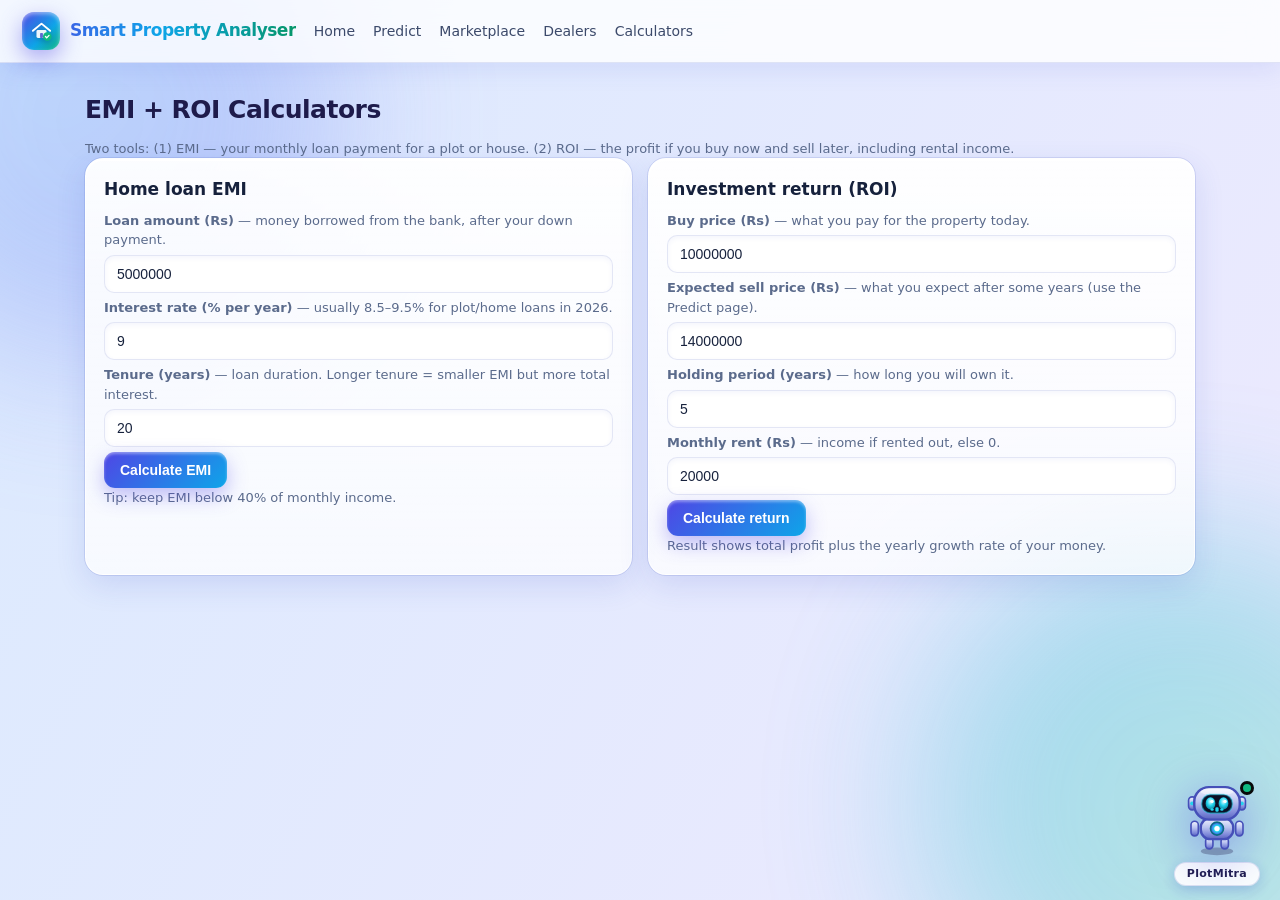
<file: calc.html>
<!DOCTYPE html><html><head><meta charset="UTF-8"><meta name="viewport" content="width=device-width,initial-scale=1">
<title>Calculators — Smart Property Analyser</title><link rel="stylesheet" href="styles.css?v=13"><link rel="stylesheet" href="widget.css?v=13"></head><body>
<nav><span class="brand"><span class="logo"><svg viewBox="0 0 32 32" fill="none"><path d="M4 15L16 5l12 10" stroke="#fff" stroke-width="2.6" stroke-linecap="round" stroke-linejoin="round"/><rect x="9" y="14" width="14" height="11" rx="2" fill="#fff" opacity=".92"/><rect x="14" y="18" width="4" height="7" rx="1" fill="#5e6ad2"/><circle cx="24" cy="23" r="6" fill="#10b981"/><path d="M21.5 23l1.8 1.8 3.2-3.4" stroke="#fff" stroke-width="1.8" stroke-linecap="round"/></svg></span>Smart Property Analyser</span><a href="index.html">Home</a><a href="predict.html">Predict</a><a href="market.html">Marketplace</a><a href="dealers.html">Dealers</a><a href="calc.html">Calculators</a></nav>
<div class="wrap"><h2>EMI + ROI Calculators</h2><p class="mut">Two tools: (1) EMI — your monthly loan payment for a plot or house. (2) ROI — the profit if you buy now and sell later, including rental income.</p>
<div class="grid g2">
<div class="card"><h3>Home loan EMI</h3>
<p class="mut"><b>Loan amount (Rs)</b> — money borrowed from the bank, after your down payment.</p><input id="eP" type="number" value="5000000">
<p class="mut"><b>Interest rate (% per year)</b> — usually 8.5–9.5% for plot/home loans in 2026.</p><input id="eR" type="number" value="9">
<p class="mut"><b>Tenure (years)</b> — loan duration. Longer tenure = smaller EMI but more total interest.</p><input id="eY" type="number" value="20">
<button onclick="emi()">Calculate EMI</button><p id="eOut"></p>
<p class="mut">Tip: keep EMI below 40% of monthly income.</p></div>
<div class="card"><h3>Investment return (ROI)</h3>
<p class="mut"><b>Buy price (Rs)</b> — what you pay for the property today.</p><input id="rBuy" type="number" value="10000000">
<p class="mut"><b>Expected sell price (Rs)</b> — what you expect after some years (use the Predict page).</p><input id="rSell" type="number" value="14000000">
<p class="mut"><b>Holding period (years)</b> — how long you will own it.</p><input id="rY" type="number" value="5">
<p class="mut"><b>Monthly rent (Rs)</b> — income if rented out, else 0.</p><input id="rRent" type="number" value="20000">
<button onclick="roi()">Calculate return</button><p id="rOut"></p>
<p class="mut">Result shows total profit plus the yearly growth rate of your money.</p></div></div></div>
<script src="data.js?v=13"></script><script src="app.js?v=13"></script><script src="widget.js?v=13"></script><script src="fx.js?v=13"></script></body></html>
</file>
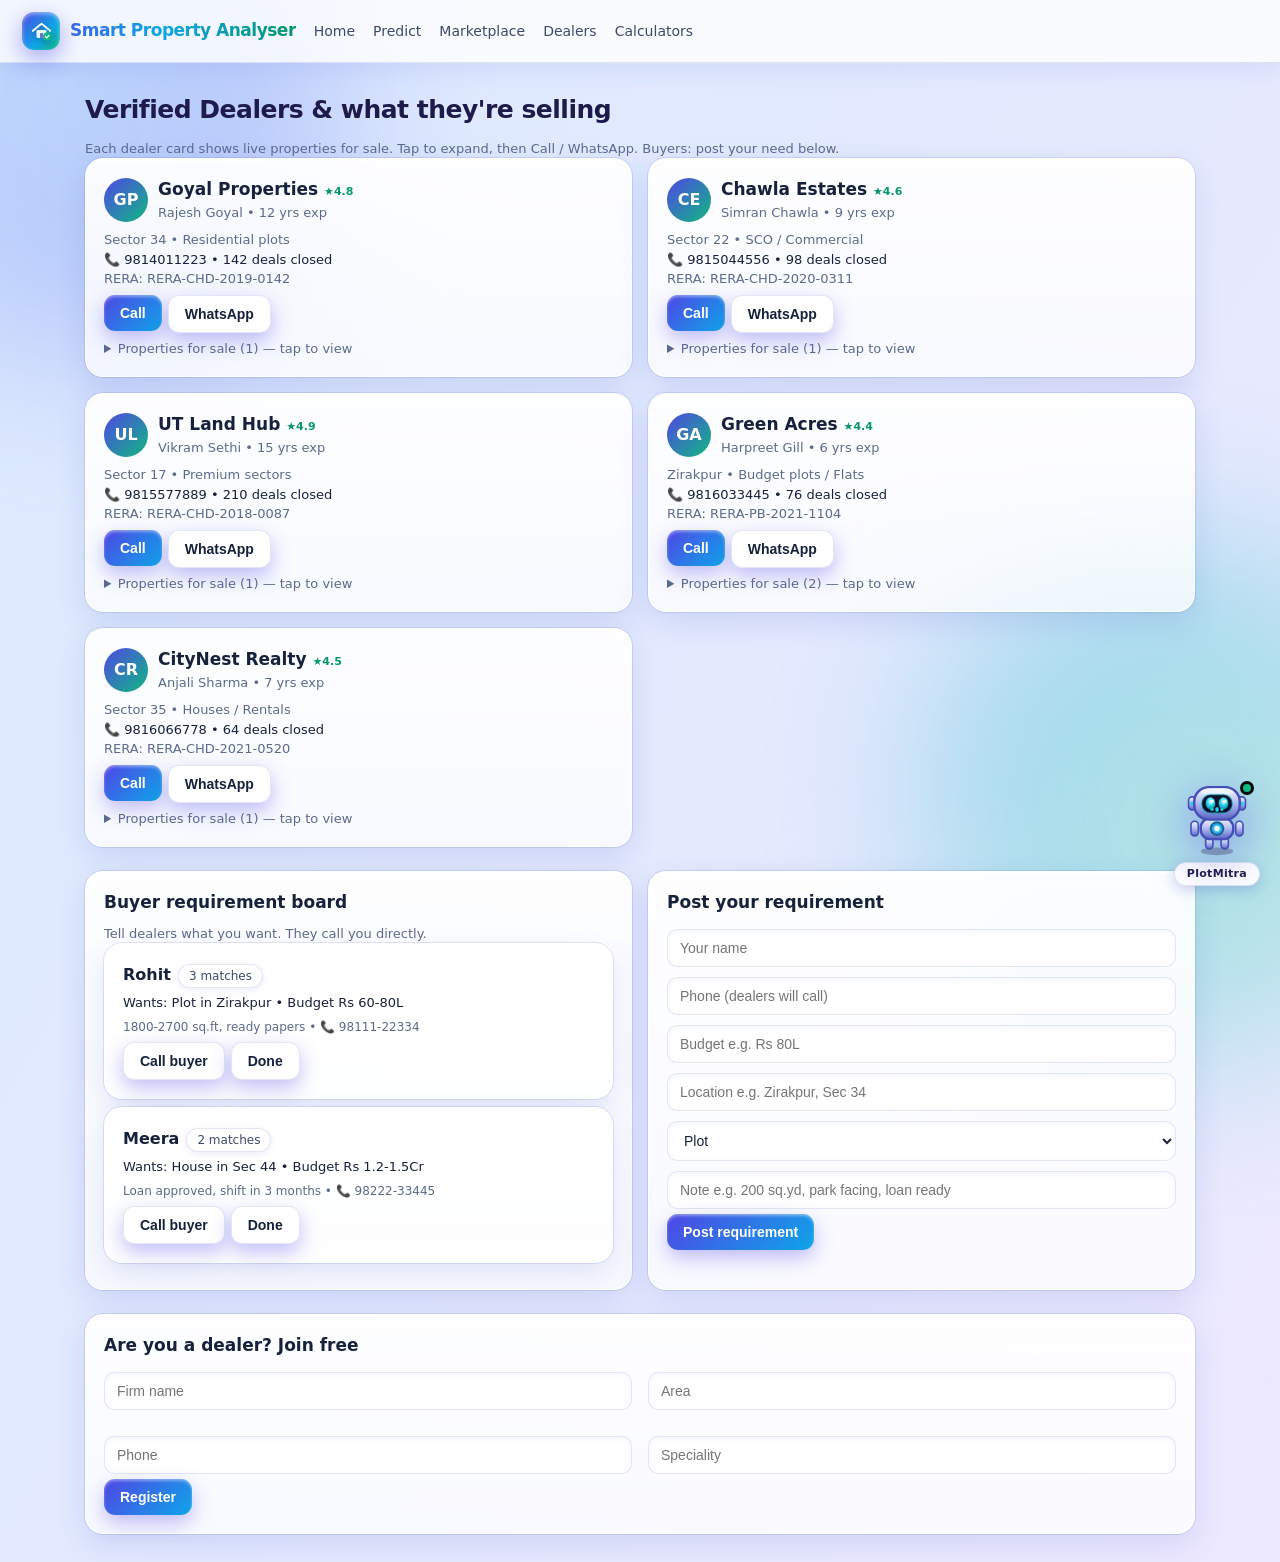
<file: dealers.html>
<!DOCTYPE html><html><head><meta charset="UTF-8"><meta name="viewport" content="width=device-width,initial-scale=1">
<title>Dealers — Smart Property Analyser</title><link rel="stylesheet" href="styles.css?v=13"><link rel="stylesheet" href="widget.css?v=13"></head><body>
<nav><span class="brand"><span class="logo"><svg viewBox="0 0 32 32" fill="none"><path d="M4 15L16 5l12 10" stroke="#fff" stroke-width="2.6" stroke-linecap="round" stroke-linejoin="round"/><rect x="9" y="14" width="14" height="11" rx="2" fill="#fff" opacity=".92"/><rect x="14" y="18" width="4" height="7" rx="1" fill="#5e6ad2"/><circle cx="24" cy="23" r="6" fill="#10b981"/><path d="M21.5 23l1.8 1.8 3.2-3.4" stroke="#fff" stroke-width="1.8" stroke-linecap="round"/></svg></span>Smart Property Analyser</span><a href="index.html">Home</a><a href="predict.html">Predict</a><a href="market.html">Marketplace</a><a href="dealers.html">Dealers</a><a href="calc.html">Calculators</a></nav>
<div class="wrap"><h2>Verified Dealers & what they're selling</h2><p class="mut">Each dealer card shows live properties for sale. Tap to expand, then Call / WhatsApp. Buyers: post your need below.</p>
<div id="dealers" class="grid g2"></div><br>
<div class="grid g2">
<div class="card"><h3>Buyer requirement board</h3><p class="mut">Tell dealers what you want. They call you directly.</p><div id="dems"></div></div>
<div class="card"><h3>Post your requirement</h3>
<input id="dN" placeholder="Your name"><input id="dP" placeholder="Phone (dealers will call)">
<input id="dB" placeholder="Budget e.g. Rs 80L"><input id="dL" placeholder="Location e.g. Zirakpur, Sec 34">
<select id="dT"><option>Plot</option><option>House</option><option>Flat</option><option>Commercial</option></select>
<input id="dNote" placeholder="Note e.g. 200 sq.yd, park facing, loan ready">
<button onclick="addDemand()">Post requirement</button></div></div><br>
<div class="card"><h3>Are you a dealer? Join free</h3><div class="grid g2">
<input id="dlN" placeholder="Firm name"><input id="dlA" placeholder="Area"><input id="dlP" placeholder="Phone"><input id="dlS" placeholder="Speciality"></div>
<button onclick="addDealer()">Register</button></div></div>
<script src="data.js?v=13"></script><script src="app.js?v=13"></script><script src="widget.js?v=13"></script><script src="fx.js?v=13"></script></body></html>
</file>
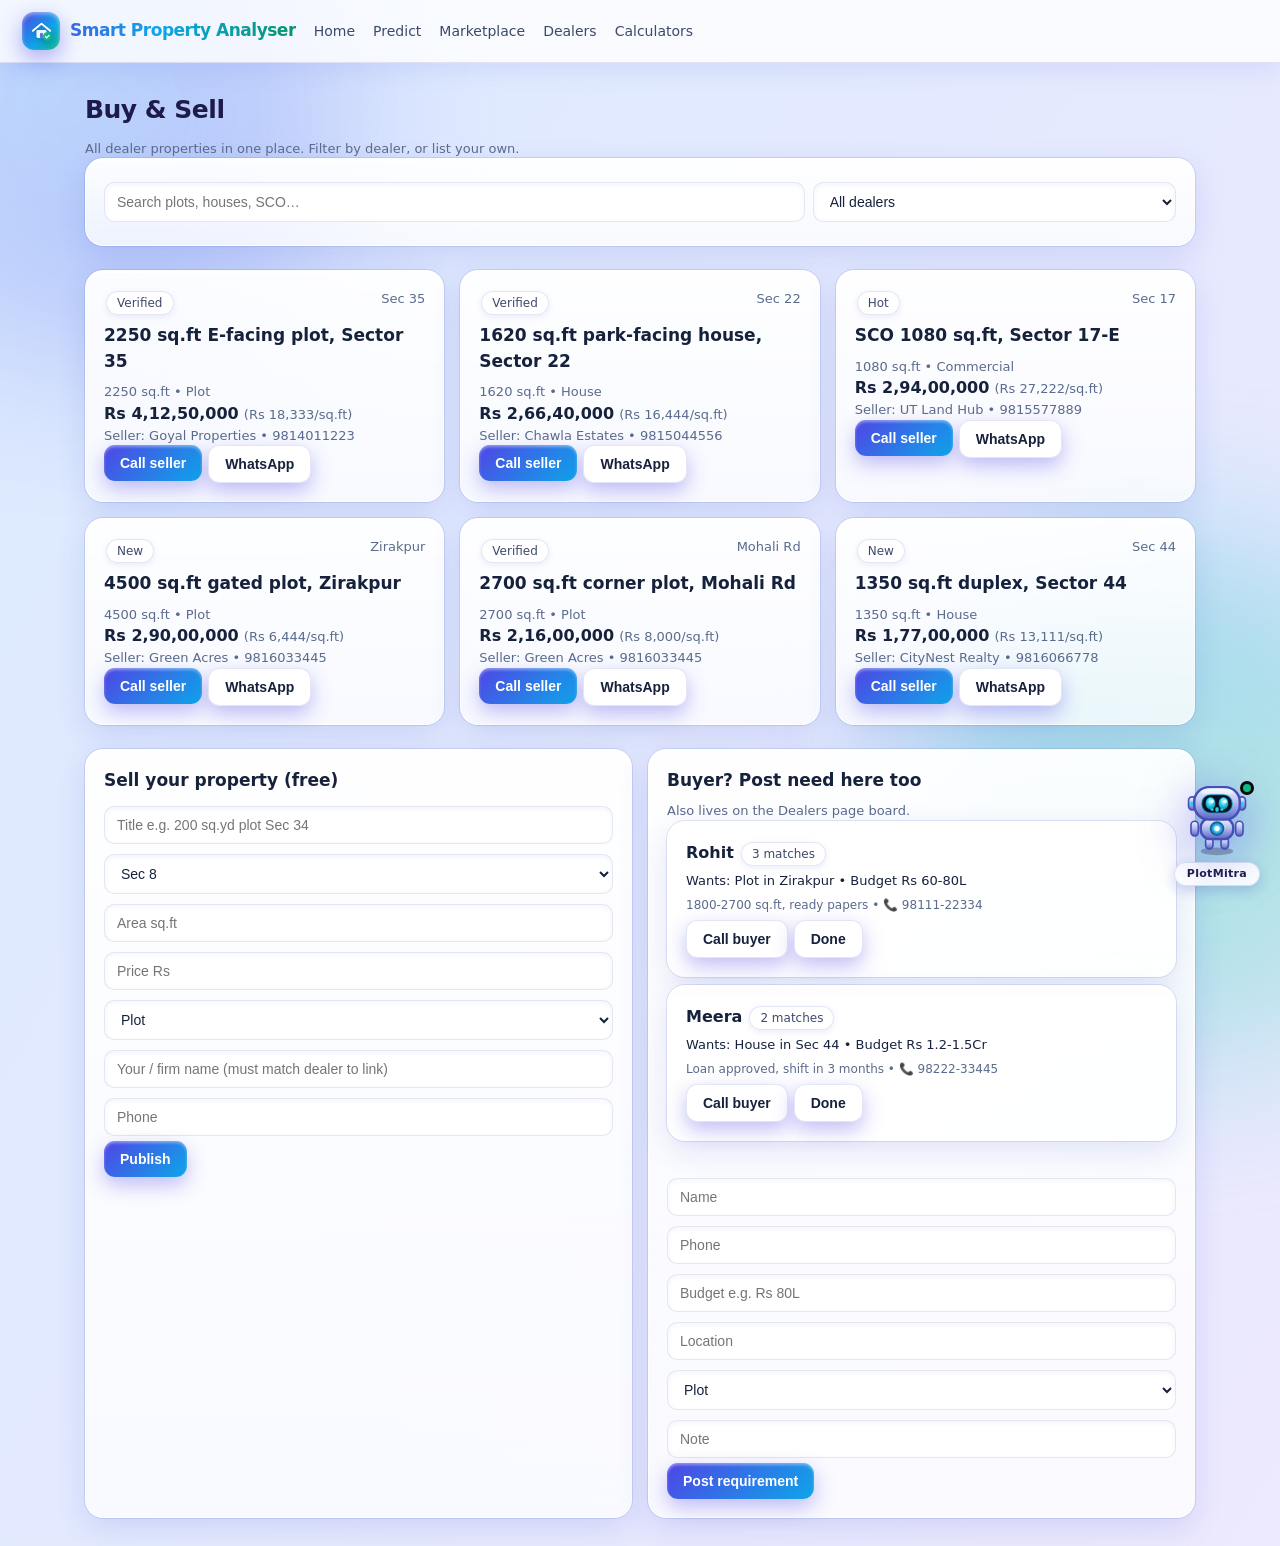
<file: market.html>
<!DOCTYPE html><html><head><meta charset="UTF-8"><meta name="viewport" content="width=device-width,initial-scale=1">
<title>Marketplace — Smart Property Analyser</title><link rel="stylesheet" href="styles.css?v=13"><link rel="stylesheet" href="widget.css?v=13"></head><body>
<nav><span class="brand"><span class="logo"><svg viewBox="0 0 32 32" fill="none"><path d="M4 15L16 5l12 10" stroke="#fff" stroke-width="2.6" stroke-linecap="round" stroke-linejoin="round"/><rect x="9" y="14" width="14" height="11" rx="2" fill="#fff" opacity=".92"/><rect x="14" y="18" width="4" height="7" rx="1" fill="#5e6ad2"/><circle cx="24" cy="23" r="6" fill="#10b981"/><path d="M21.5 23l1.8 1.8 3.2-3.4" stroke="#fff" stroke-width="1.8" stroke-linecap="round"/></svg></span>Smart Property Analyser</span><a href="index.html">Home</a><a href="predict.html">Predict</a><a href="market.html">Marketplace</a><a href="dealers.html">Dealers</a><a href="calc.html">Calculators</a></nav>
<div class="wrap"><h2>Buy & Sell</h2><p class="mut">All dealer properties in one place. Filter by dealer, or list your own.</p>
<div class="card" style="display:flex;gap:8px"><input id="q" placeholder="Search plots, houses, SCO…" style="flex:2"><select id="dFilter" onchange="renderListings()" style="flex:1"><option>All dealers</option></select></div><br><div id="lists" class="grid g3"></div><br>
<div class="grid g2"><div class="card"><h3>Sell your property (free)</h3>
<input id="lT" placeholder="Title e.g. 200 sq.yd plot Sec 34"><select id="lS"></select>
<input id="lA" type="number" placeholder="Area sq.ft"><input id="lP" type="number" placeholder="Price Rs">
<select id="lTy"><option>Plot</option><option>House</option><option>Flat</option><option>Commercial</option></select>
<input id="lBy" placeholder="Your / firm name (must match dealer to link)"><input id="lPh" placeholder="Phone"><button onclick="addListing()">Publish</button></div>
<div class="card"><h3>Buyer? Post need here too</h3><p class="mut">Also lives on the Dealers page board.</p><div id="dems"></div><br>
<input id="dN" placeholder="Name"><input id="dP" placeholder="Phone"><input id="dB" placeholder="Budget e.g. Rs 80L"><input id="dL" placeholder="Location">
<select id="dT"><option>Plot</option><option>House</option><option>Flat</option><option>Commercial</option></select>
<input id="dNote" placeholder="Note"><button onclick="addDemand()">Post requirement</button></div></div></div>
<script src="data.js?v=13"></script><script src="app.js?v=13"></script><script src="widget.js?v=13"></script><script src="fx.js?v=13"></script></body></html>
</file>
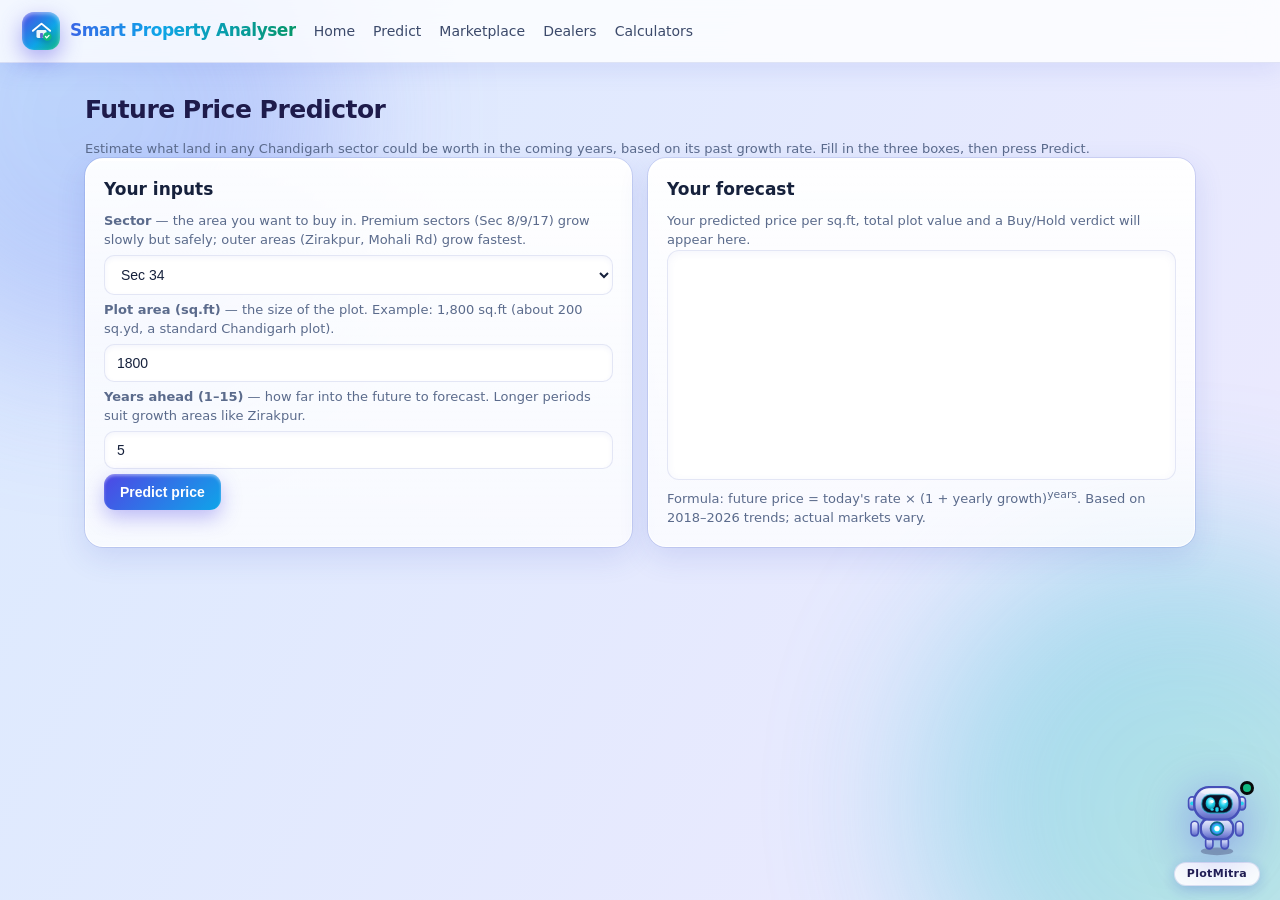
<file: predict.html>
<!DOCTYPE html><html><head><meta charset="UTF-8"><meta name="viewport" content="width=device-width,initial-scale=1">
<title>Predict — Smart Property Analyser</title><link rel="stylesheet" href="styles.css?v=13"><link rel="stylesheet" href="widget.css?v=13"></head><body>
<nav><span class="brand"><span class="logo"><svg viewBox="0 0 32 32" fill="none"><path d="M4 15L16 5l12 10" stroke="#fff" stroke-width="2.6" stroke-linecap="round" stroke-linejoin="round"/><rect x="9" y="14" width="14" height="11" rx="2" fill="#fff" opacity=".92"/><rect x="14" y="18" width="4" height="7" rx="1" fill="#5e6ad2"/><circle cx="24" cy="23" r="6" fill="#10b981"/><path d="M21.5 23l1.8 1.8 3.2-3.4" stroke="#fff" stroke-width="1.8" stroke-linecap="round"/></svg></span>Smart Property Analyser</span><a href="index.html">Home</a><a href="predict.html">Predict</a><a href="market.html">Marketplace</a><a href="dealers.html">Dealers</a><a href="calc.html">Calculators</a></nav>
<div class="wrap"><h2>Future Price Predictor</h2><p class="mut">Estimate what land in any Chandigarh sector could be worth in the coming years, based on its past growth rate. Fill in the three boxes, then press Predict.</p>
<div class="grid g2"><div class="card"><h3>Your inputs</h3>
<p class="mut"><b>Sector</b> — the area you want to buy in. Premium sectors (Sec 8/9/17) grow slowly but safely; outer areas (Zirakpur, Mohali Rd) grow fastest.</p><select id="pSec"></select>
<p class="mut"><b>Plot area (sq.ft)</b> — the size of the plot. Example: 1,800 sq.ft (about 200 sq.yd, a standard Chandigarh plot).</p><input id="pArea" type="number" value="1800" placeholder="Area in sq.ft, e.g. 1800">
<p class="mut"><b>Years ahead (1–15)</b> — how far into the future to forecast. Longer periods suit growth areas like Zirakpur.</p><input id="pYrs" type="number" value="5" placeholder="Years ahead, e.g. 5">
<button onclick="predict()">Predict price</button></div>
<div class="card"><h3>Your forecast</h3><div id="pOut" class="mut">Your predicted price per sq.ft, total plot value and a Buy/Hold verdict will appear here.</div><canvas id="proj"></canvas>
<p class="mut">Formula: future price = today's rate × (1 + yearly growth)<sup>years</sup>. Based on 2018–2026 trends; actual markets vary.</p></div></div></div>
<script src="data.js?v=13"></script><script src="app.js?v=13"></script><script src="widget.js?v=13"></script><script src="fx.js?v=13"></script></body></html>
</file>
<file: styles.css>
:root{--bg:#eef3ff;--panel:rgba(255,255,255,.82);--card:#ffffff;--line:rgba(60,80,180,.14);--txt:#16213c;--mut:#5b6b8c;--acc:#4f46e5;--ac2:#7c6cff;--grn:#059669}
*{box-sizing:border-box;margin:0;padding:0}
html{scroll-behavior:smooth}
body{font-family:Inter,system-ui,sans-serif;color:var(--txt);line-height:1.5;min-height:100vh;background:linear-gradient(120deg,#dbeafe,#ede9fe,#d1fae5,#e0f2fe);background-size:300% 300%;animation:bgShift 18s ease infinite}
@keyframes bgShift{0%,100%{background-position:0% 40%}50%{background-position:100% 60%}}
/* floating 3D blobs — soft UI-matched ambient */
body::before,body::after{content:"";position:fixed;border-radius:50%;filter:blur(80px);opacity:.38;z-index:0;pointer-events:none;animation:drift 16s ease-in-out infinite}
body::before{width:480px;height:480px;left:-140px;top:-120px;background:radial-gradient(circle at 35% 35%,#93c5fd,#6366f1)}
body::after{width:520px;height:520px;right:-160px;bottom:-160px;background:radial-gradient(circle at 60% 60%,#6ee7b7,#0ea5e9);animation-delay:-7s}
@keyframes drift{0%,100%{transform:translate(0,0) scale(1)}50%{transform:translate(60px,40px) scale(1.12)}}
nav,.wrap{position:relative;z-index:1}
/* logo + nav */
nav{position:sticky;top:0;background:rgba(255,255,255,.8);backdrop-filter:blur(14px);border-bottom:1px solid var(--line);display:flex;gap:18px;align-items:center;padding:12px 22px;z-index:9;box-shadow:0 6px 24px rgba(80,100,220,.12)}
nav a{color:#3c4a6b;text-decoration:none;font-size:14px;font-weight:500;transition:.25s}nav a:hover{color:var(--acc);transform:translateY(-2px)}
.brand{display:flex;align-items:center;gap:10px;font-weight:800;letter-spacing:-.5px;font-size:17px;background:linear-gradient(90deg,#4f46e5,#0ea5e9,#059669);-webkit-background-clip:text;background-clip:text;color:transparent}
.brand .logo{width:38px;height:38px;border-radius:12px;background:linear-gradient(135deg,#4f46e5,#0ea5e9 60%,#10b981);display:flex;align-items:center;justify-content:center;box-shadow:0 8px 22px rgba(79,70,229,.45),inset 0 2px 4px rgba(255,255,255,.5);animation:float 3.5s ease-in-out infinite}
.brand .logo svg{width:23px;height:23px;filter:drop-shadow(0 2px 3px rgba(0,0,0,.25))}
@keyframes float{0%,100%{transform:translateY(0) rotate(-4deg)}50%{transform:translateY(-5px) rotate(4deg)}}
/* hero */
.wrap{max-width:1150px;margin:auto;padding:28px 20px}
.hero h1{font-size:50px;letter-spacing:-1.5px;line-height:1.05;background:linear-gradient(90deg,#1e1b4b 10%,#4f46e5 55%,#059669);-webkit-background-clip:text;background-clip:text;color:transparent;animation:fadeUp .8s ease both;filter:drop-shadow(0 3px 10px rgba(79,70,229,.18))}
.hero p{color:var(--mut);margin:12px 0;font-weight:500}
.botHi{display:flex;align-items:center;gap:10px;background:linear-gradient(135deg,rgba(79,70,229,.12),rgba(5,150,105,.1));border:1px solid rgba(79,70,229,.3);border-radius:14px;padding:10px 14px;margin:12px 0;cursor:pointer;max-width:520px;transition:.25s}
.botHi:hover{transform:translateY(-2px);box-shadow:0 10px 30px rgba(79,70,229,.25)}
.botHiAva{width:44px;height:44px;display:flex;align-items:center;justify-content:center;flex:none;animation:float 3.5s ease-in-out infinite}
.botHiAva svg{width:42px;height:42px;filter:drop-shadow(0 6px 14px rgba(79,70,229,.45))}
.botHiTx{font-size:13px;color:var(--txt)}
.botHiGo{margin-left:auto;background:linear-gradient(135deg,#4f46e5,#7c6cff);color:#fff;font-weight:700;font-size:13px;padding:8px 14px;border-radius:9px;flex:none}
.heroBanner{border-radius:20px;overflow:hidden;border:1px solid #fff;outline:1px solid var(--line);margin:16px 0;position:relative;height:250px;box-shadow:0 24px 60px rgba(60,80,200,.22),inset 0 2px 0 #fff;transform:perspective(1200px) rotateX(2deg);transition:.4s}
.heroBanner:hover{transform:perspective(1200px) rotateX(0) scale(1.01);box-shadow:0 30px 70px rgba(79,70,229,.3),inset 0 2px 0 #fff}
.heroBanner img{width:100%;height:100%;object-fit:cover;transition:transform 6s ease}
.heroBanner:hover img{transform:scale(1.08)}
.heroBanner::after{content:"";position:absolute;inset:0;background:linear-gradient(180deg,rgba(79,70,229,.08),transparent 35%,rgba(5,150,105,.12));pointer-events:none}
.heroBanner .cap{position:absolute;left:16px;bottom:12px;background:rgba(255,255,255,.85);backdrop-filter:blur(8px);color:#1e1b4b;padding:8px 14px;border-radius:10px;border:1px solid #fff;outline:1px solid var(--line);font-size:13px;font-weight:600;box-shadow:0 8px 20px rgba(60,80,200,.18);z-index:1}
@keyframes fadeUp{from{opacity:0;transform:translateY(18px)}to{opacity:1;transform:none}}
/* cards — bright 3D */
.grid{display:grid;gap:16px}.g2{grid-template-columns:1fr 1fr}.g3{grid-template-columns:repeat(3,1fr)}.g4{grid-template-columns:repeat(4,1fr)}
@media(max-width:800px){.g2,.g3,.g4{grid-template-columns:1fr}.hero h1{font-size:33px}}
.card{background:linear-gradient(180deg,rgba(255,255,255,.95),rgba(255,255,255,.75));border:1px solid rgba(255,255,255,.8);outline:1px solid var(--line);border-radius:18px;padding:18px;transition:transform .25s,box-shadow .25s;box-shadow:0 10px 30px rgba(60,80,200,.14),inset 0 2px 0 #fff;animation:fadeUp .6s ease both}
.card:hover{transform:perspective(900px) translateY(-6px) rotateX(2deg);box-shadow:0 26px 60px rgba(79,70,229,.25),inset 0 2px 0 #fff}
.card h3{font-size:17px;margin-bottom:8px} .mut{color:var(--mut);font-size:13px}
.card img.prop{width:100%;height:150px;object-fit:cover;border-radius:12px;margin-bottom:10px;border:1px solid var(--line);box-shadow:0 8px 20px rgba(60,80,200,.18)}
.reveal{opacity:0;transform:translateY(22px);transition:.7s cubic-bezier(.2,.7,.3,1)}.reveal.vis{opacity:1;transform:none}
/* inputs + buttons */
input,select,textarea{width:100%;background:#fff;border:1px solid var(--line);color:var(--txt);border-radius:10px;padding:10px 12px;margin:5px 0;font-size:14px;transition:.25s;box-shadow:inset 0 2px 5px rgba(60,80,200,.06)}
input:focus,select:focus{outline:none;border-color:var(--acc);box-shadow:0 0 0 4px rgba(79,70,229,.18);transform:scale(1.01)}
button{background:linear-gradient(135deg,#4f46e5,#0ea5e9);color:#fff;border:0;border-radius:11px;padding:10px 16px;font-size:14px;font-weight:700;cursor:pointer;position:relative;overflow:hidden;transition:transform .15s,box-shadow .2s;box-shadow:0 8px 20px rgba(79,70,229,.35),inset 0 2px 3px rgba(255,255,255,.4)}
button:hover{box-shadow:0 12px 28px rgba(14,165,233,.5);transform:translateY(-2px)}
button:active{transform:scale(.93)}
button::after{content:"";position:absolute;width:12px;height:12px;background:rgba(255,255,255,.65);border-radius:50%;transform:scale(0);opacity:0;pointer-events:none}
button.clicked::after{animation:rip .55s ease-out}
@keyframes rip{0%{transform:scale(0);opacity:.8}100%{transform:scale(18);opacity:0}}
.ghost{background:#fff;border:1px solid var(--line);color:var(--txt)}
.pill{display:inline-block;border:1px solid var(--line);background:#fff;border-radius:999px;padding:2px 10px;font-size:12px;color:#3c4a6b;margin:2px;transition:.2s;box-shadow:0 2px 6px rgba(60,80,200,.1)}.pill:hover{background:#eef2ff;transform:scale(1.06)}
.kpi{font-size:26px;font-weight:800;color:#1e1b4b} .up{color:var(--grn);font-weight:700}
table{width:100%;border-collapse:collapse;font-size:13px} td,th{padding:8px;border-bottom:1px solid var(--line);text-align:left} th{color:var(--mut)}
#chat{height:280px;overflow:auto;border:1px solid var(--line);border-radius:10px;padding:10px;margin-bottom:8px;background:#f8faff}
.um{text-align:right;margin:6px 0}.um span{background:var(--acc);color:#fff;padding:6px 10px;border-radius:10px;display:inline-block}
.bm{margin:6px 0}.bm span{background:#fff;border:1px solid var(--line);color:#1e1b4b;padding:6px 10px;border-radius:10px;display:inline-block;box-shadow:0 2px 8px rgba(60,80,200,.1)}
canvas{width:100%;height:230px;background:#fff;border:1px solid var(--line);border-radius:12px;box-shadow:inset 0 2px 8px rgba(60,80,200,.06)}
.tag{font-size:11px;color:var(--grn);font-weight:700}
section{margin:26px 0} h2{font-size:25px;letter-spacing:-.5px;margin-bottom:10px;color:#1e1b4b}
body{animation:pageIn .45s ease}
@keyframes pageIn{from{opacity:0}to{opacity:1}}
#tick{white-space:nowrap;overflow:hidden;text-overflow:ellipsis}
</file>
<file: widget.css>
/* PlotMitra floating assistant */
#spaFabWrap{position:fixed;right:20px;bottom:14px;z-index:99;display:flex;flex-direction:column;align-items:center;gap:5px}
#spaFab{position:relative;background:none;border:none;box-shadow:none;display:flex;align-items:center;justify-content:center;cursor:pointer}
#spaFab:hover{transform:scale(1.06)}
#spaFab svg{width:78px;height:78px;filter:drop-shadow(0 10px 24px rgba(79,70,229,.5))}
#spaFabName{font-size:11px;font-weight:800;color:#1e1b4b;background:rgba(255,255,255,.94);border:1px solid rgba(60,80,180,.16);padding:3px 12px;border-radius:999px;box-shadow:0 4px 14px rgba(60,80,200,.25);cursor:pointer;letter-spacing:.3px}
#spaFab.attn{animation:attn .9s ease 2}
@keyframes attn{0%,100%{transform:translateY(0)}30%{transform:translateY(-10px) scale(1.05)}60%{transform:translateY(0) scale(.97)}}
#spaDot{position:absolute;top:2px;right:2px;width:14px;height:14px;background:#10b981;border:3px solid #08090a;border-radius:50%}
#spaPop{position:fixed;right:20px;bottom:118px;width:370px;max-width:calc(100vw - 40px);background:#0f1011;border:1px solid rgba(255,255,255,.12);border-radius:16px;z-index:99;display:none;overflow:hidden;box-shadow:0 20px 60px rgba(0,0,0,.65)}
#spaPop.open{display:block}
.botWave{transform-box:fill-box;transform-origin:50% 90%;animation:wave 1.8s ease-in-out infinite}
@keyframes wave{0%,100%{transform:rotate(0deg)}25%{transform:rotate(-24deg)}55%{transform:rotate(12deg)}80%{transform:rotate(-10deg)}}
.botEye{transform-box:fill-box;transform-origin:center;animation:blink 4.5s infinite}
@keyframes blink{0%,93%,100%{transform:scaleY(1)}96%{transform:scaleY(.08)}}
.botGlow{animation:glow 2s ease-in-out infinite}
@keyframes glow{50%{opacity:.35}}
#spaHead{background:linear-gradient(135deg,#5e6ad2,#0ea472);padding:12px 14px;display:flex;gap:10px;align-items:center;color:#fff}
#spaHead b{font-size:15px}#spaHead small{font-weight:400;opacity:.85;font-size:11px}
#spaAva{width:38px;height:38px;border-radius:50%;background:#fff;display:flex;align-items:center;justify-content:center;flex:none}
#spaAva svg{width:24px;height:24px}
#spaChat{height:320px;overflow:auto;padding:12px;color:#f7f8f8}
#spaRow{display:flex;gap:6px;padding:10px;border-top:1px solid rgba(255,255,255,.08)}
#spaRow input{flex:1}
#spaChips{display:flex;gap:6px;flex-wrap:wrap;padding:0 10px 10px}
#spaChips button{background:rgba(255,255,255,.05);border:1px solid rgba(255,255,255,.12);color:#d0d6e0;font-size:12px;padding:5px 10px;border-radius:999px;cursor:pointer}
#spaChips button:hover{background:rgba(255,255,255,.1)}
.um{text-align:right;margin:6px 0}.um span{background:#5e6ad2;color:#fff;padding:7px 11px;border-radius:12px 12px 3px 12px;display:inline-block;font-size:13px;max-width:85%}
.bm{margin:6px 0;display:flex;gap:6px}.bm .ava{width:24px;height:24px;border-radius:50%;background:#fff;flex:none;display:flex;align-items:center;justify-content:center;font-size:12px}
.bm span{background:#22242a;color:#f7f8f8;padding:7px 11px;border-radius:12px 12px 12px 3px;display:inline-block;font-size:13px;max-width:88%}
.typ span{background:#22242a;color:#f7f8f8;padding:8px 14px;border-radius:12px;display:inline-block;animation:bl 1s infinite}
@keyframes bl{50%{opacity:.4}}
.stamp{font-size:10px;color:#62666d;margin-top:2px}
</file>
